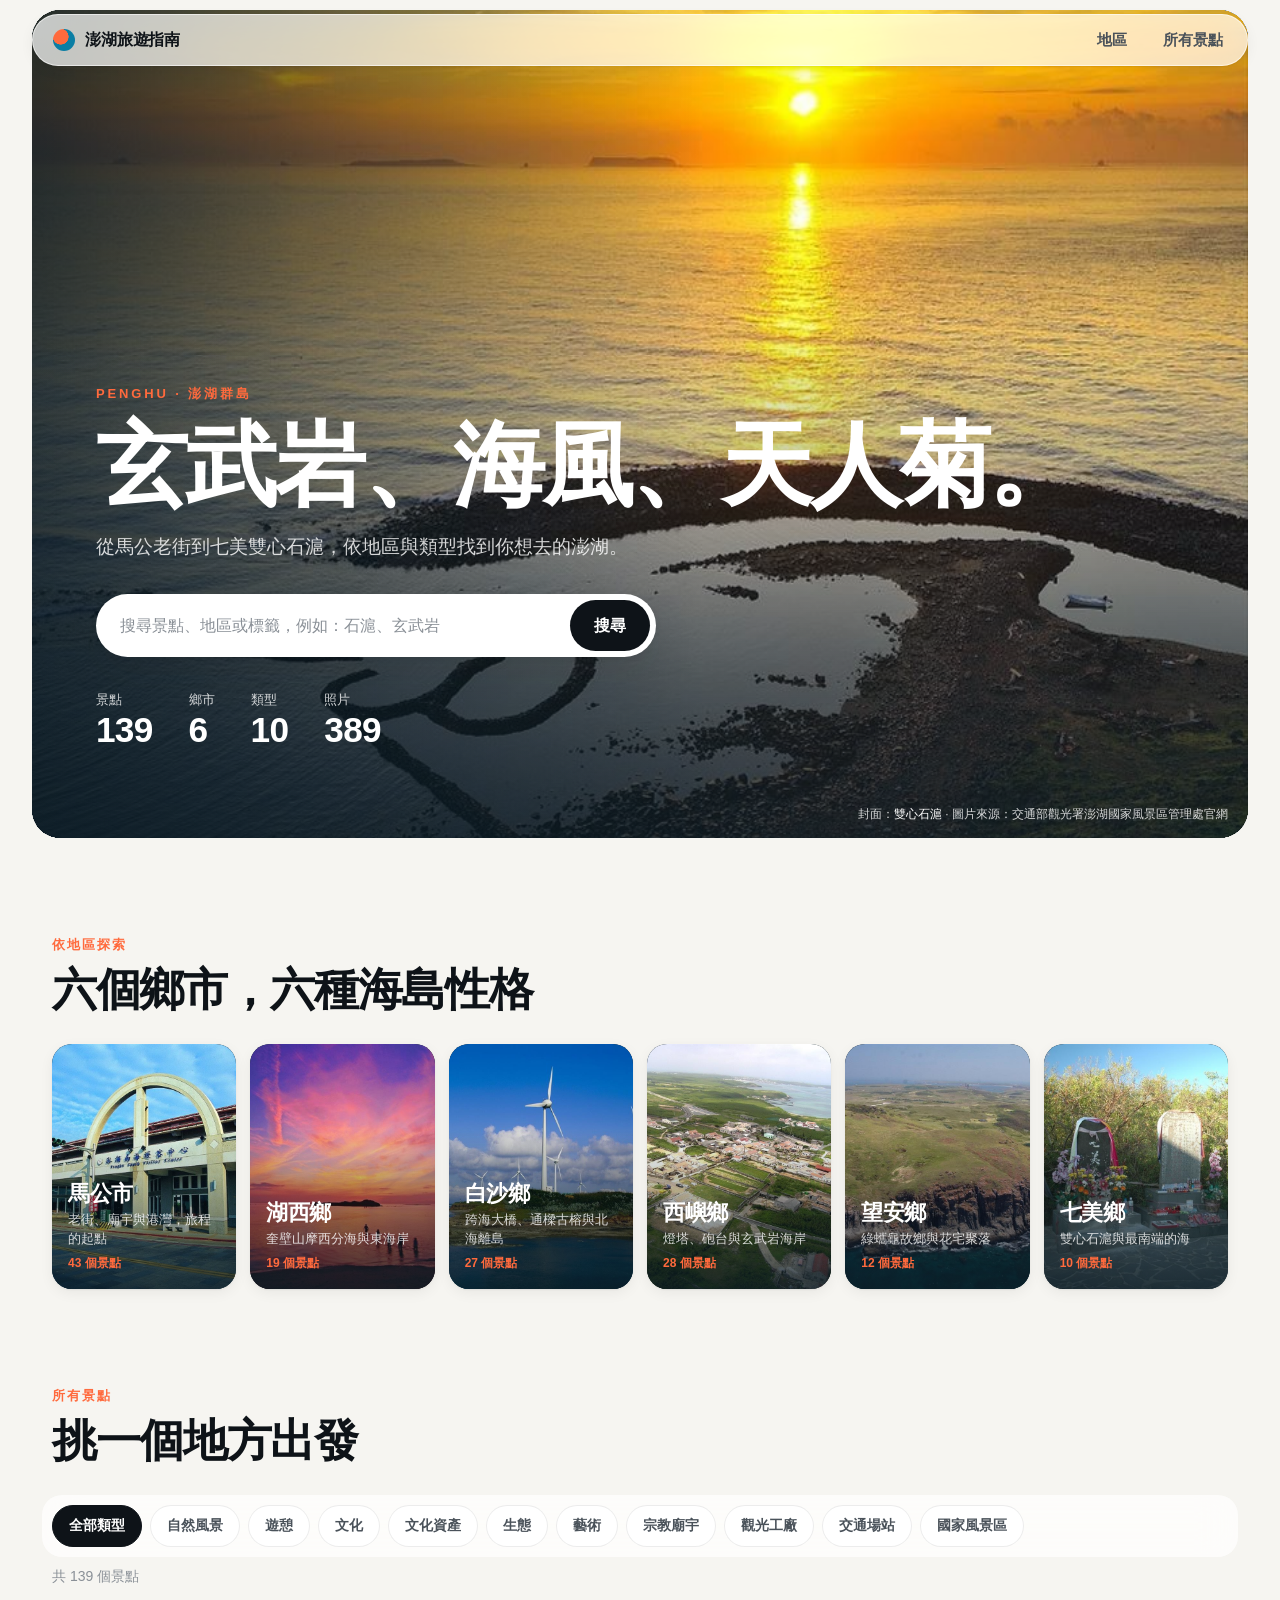
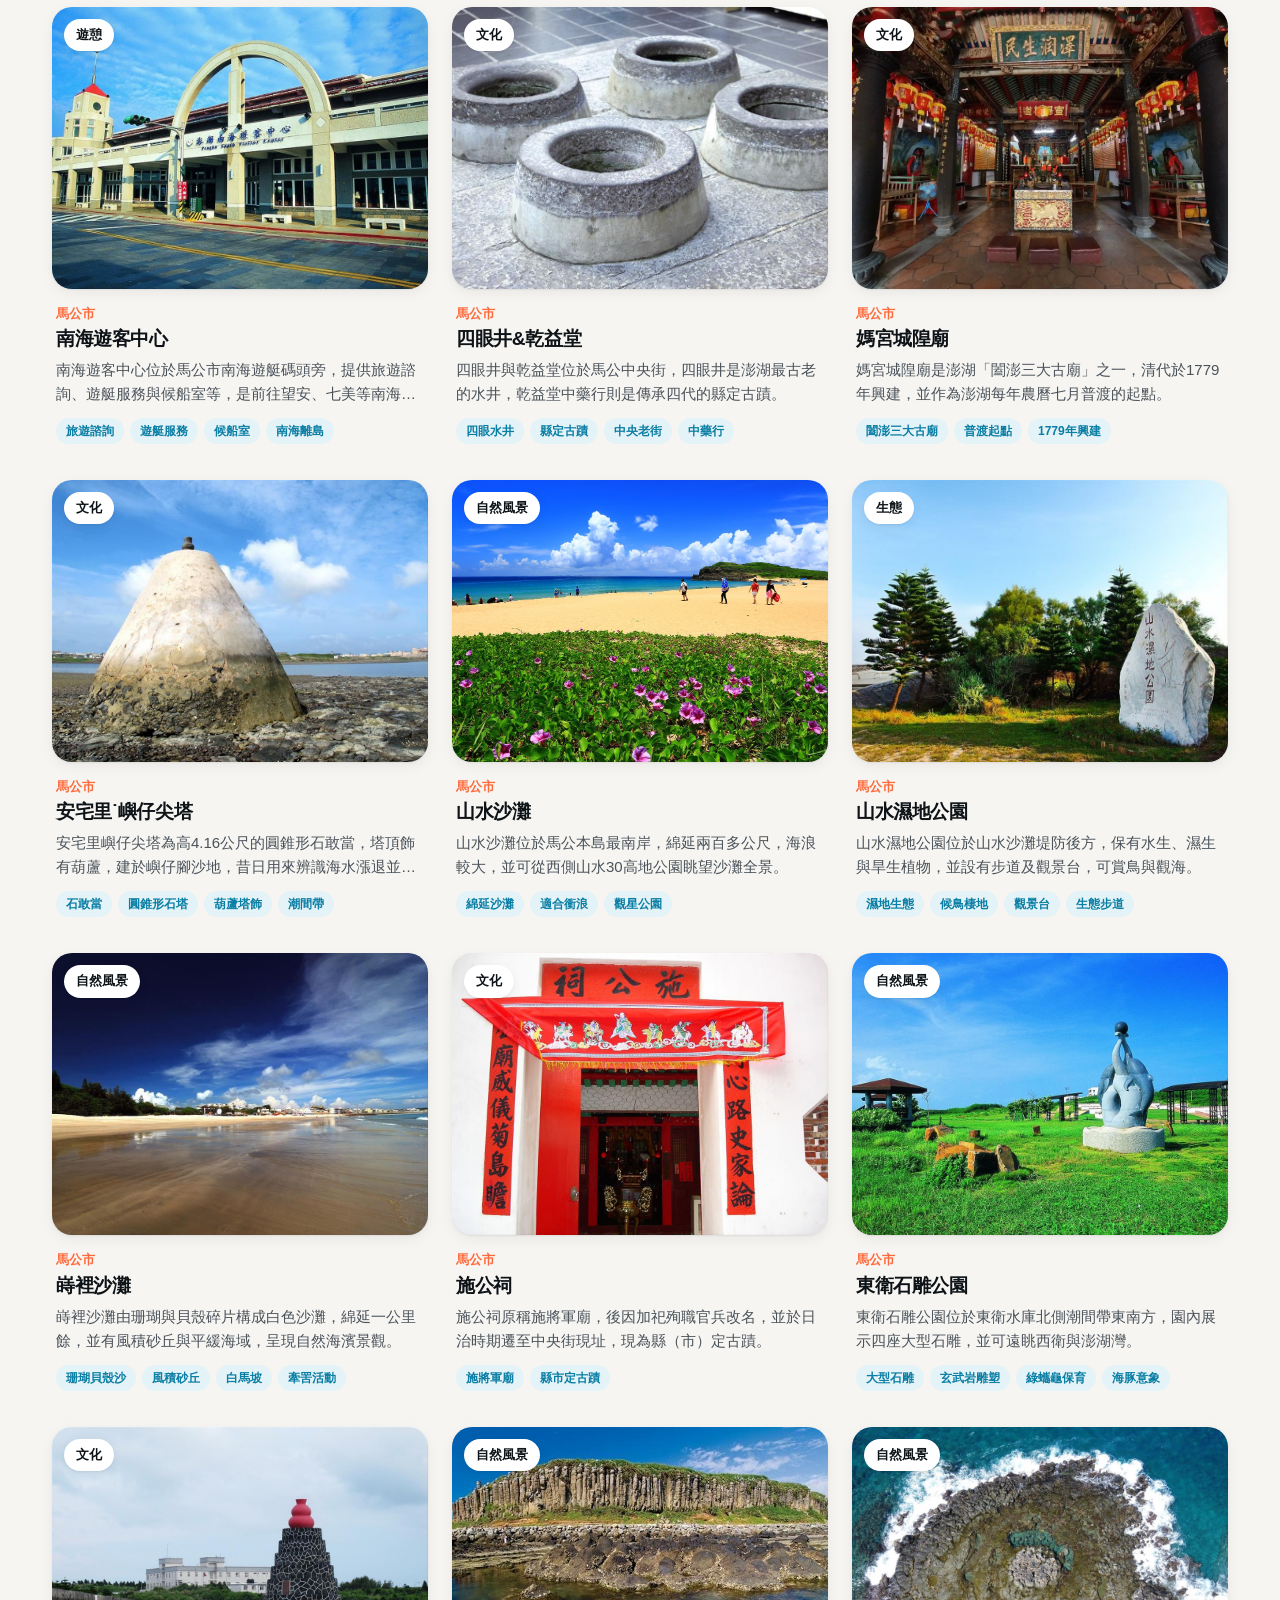
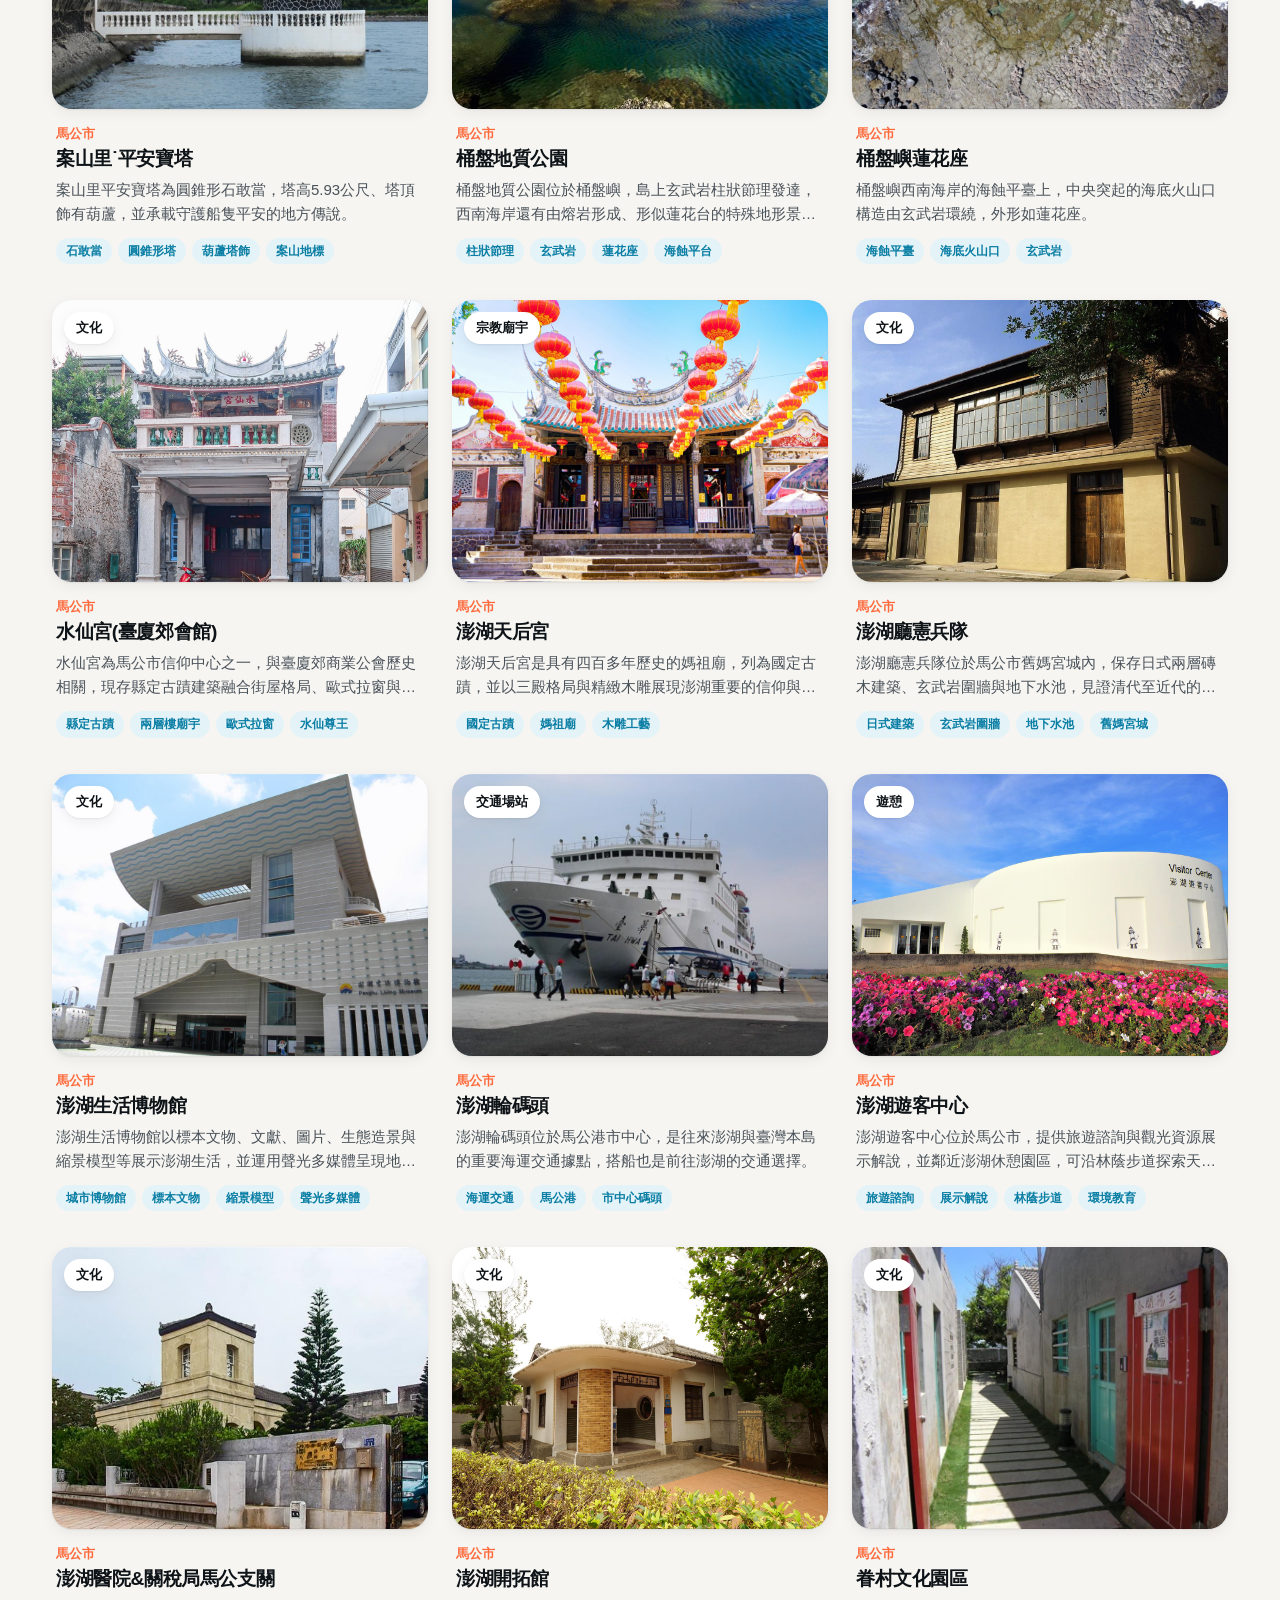
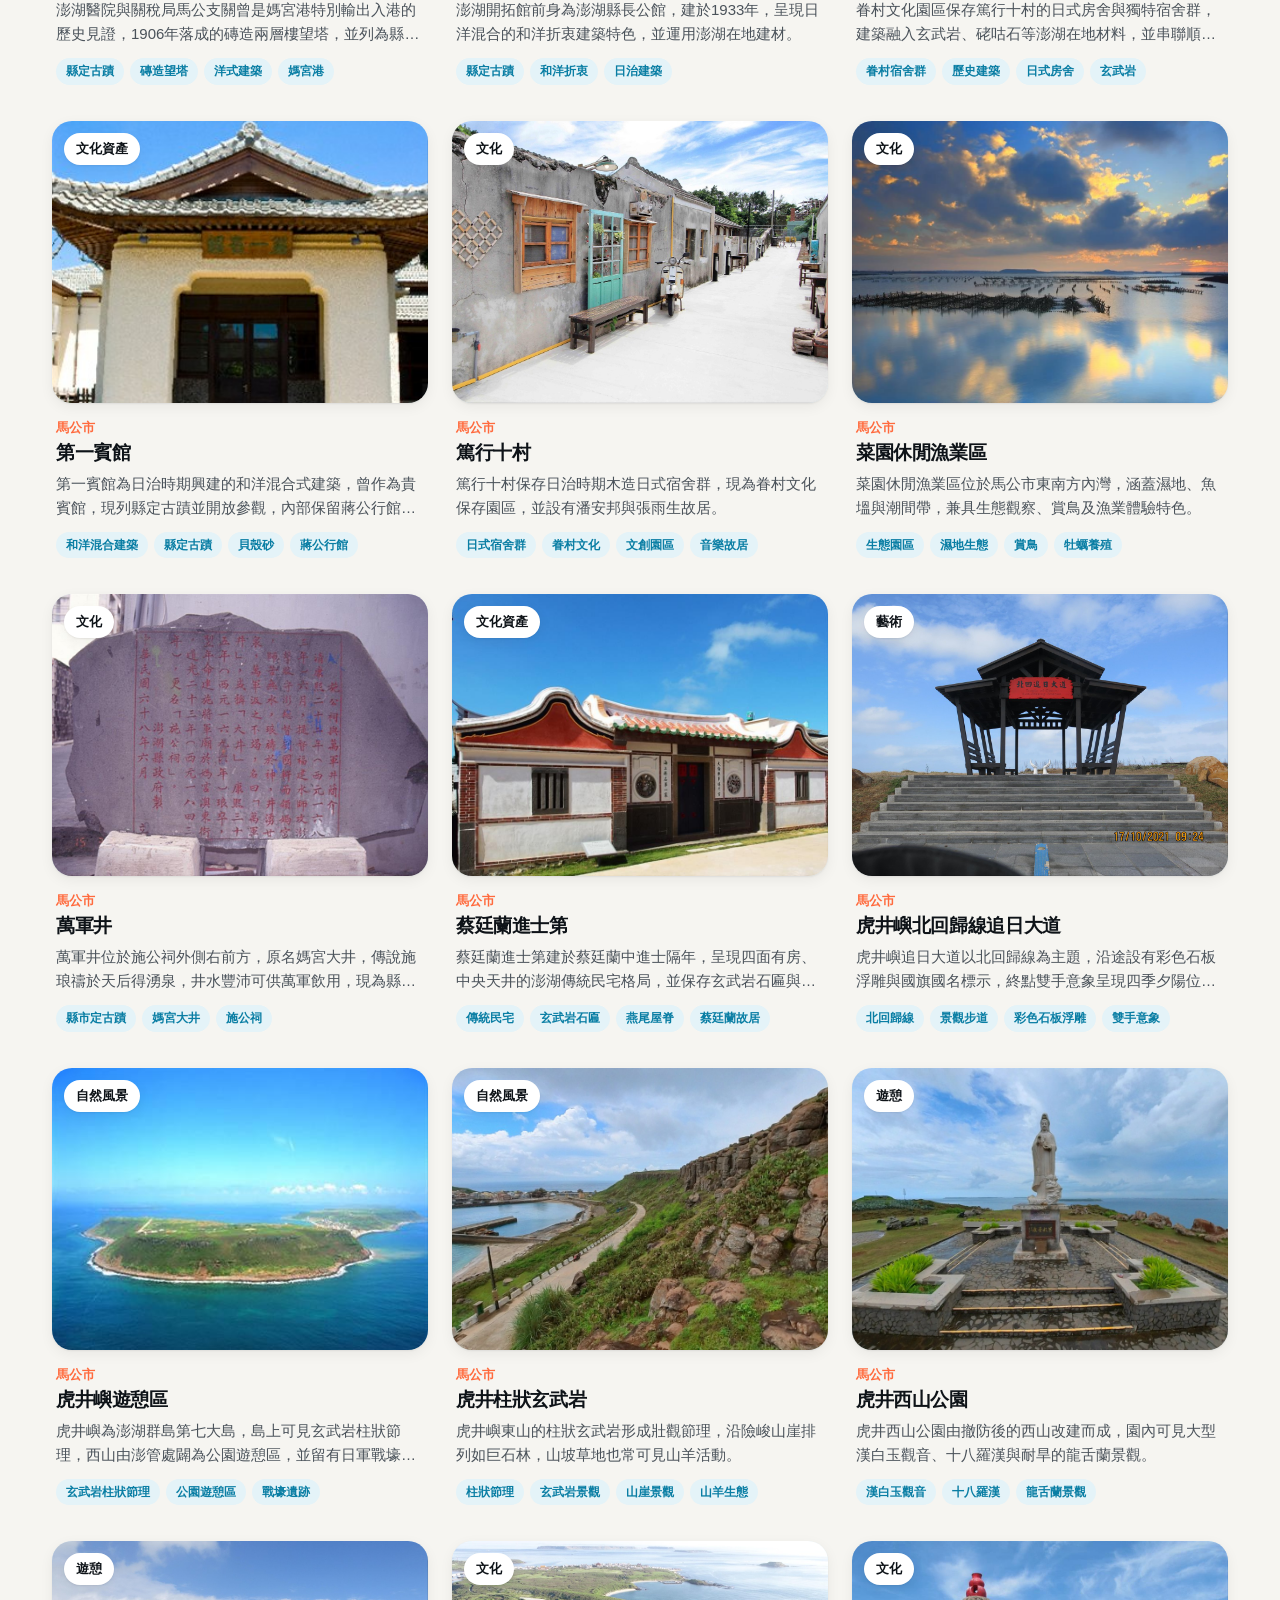
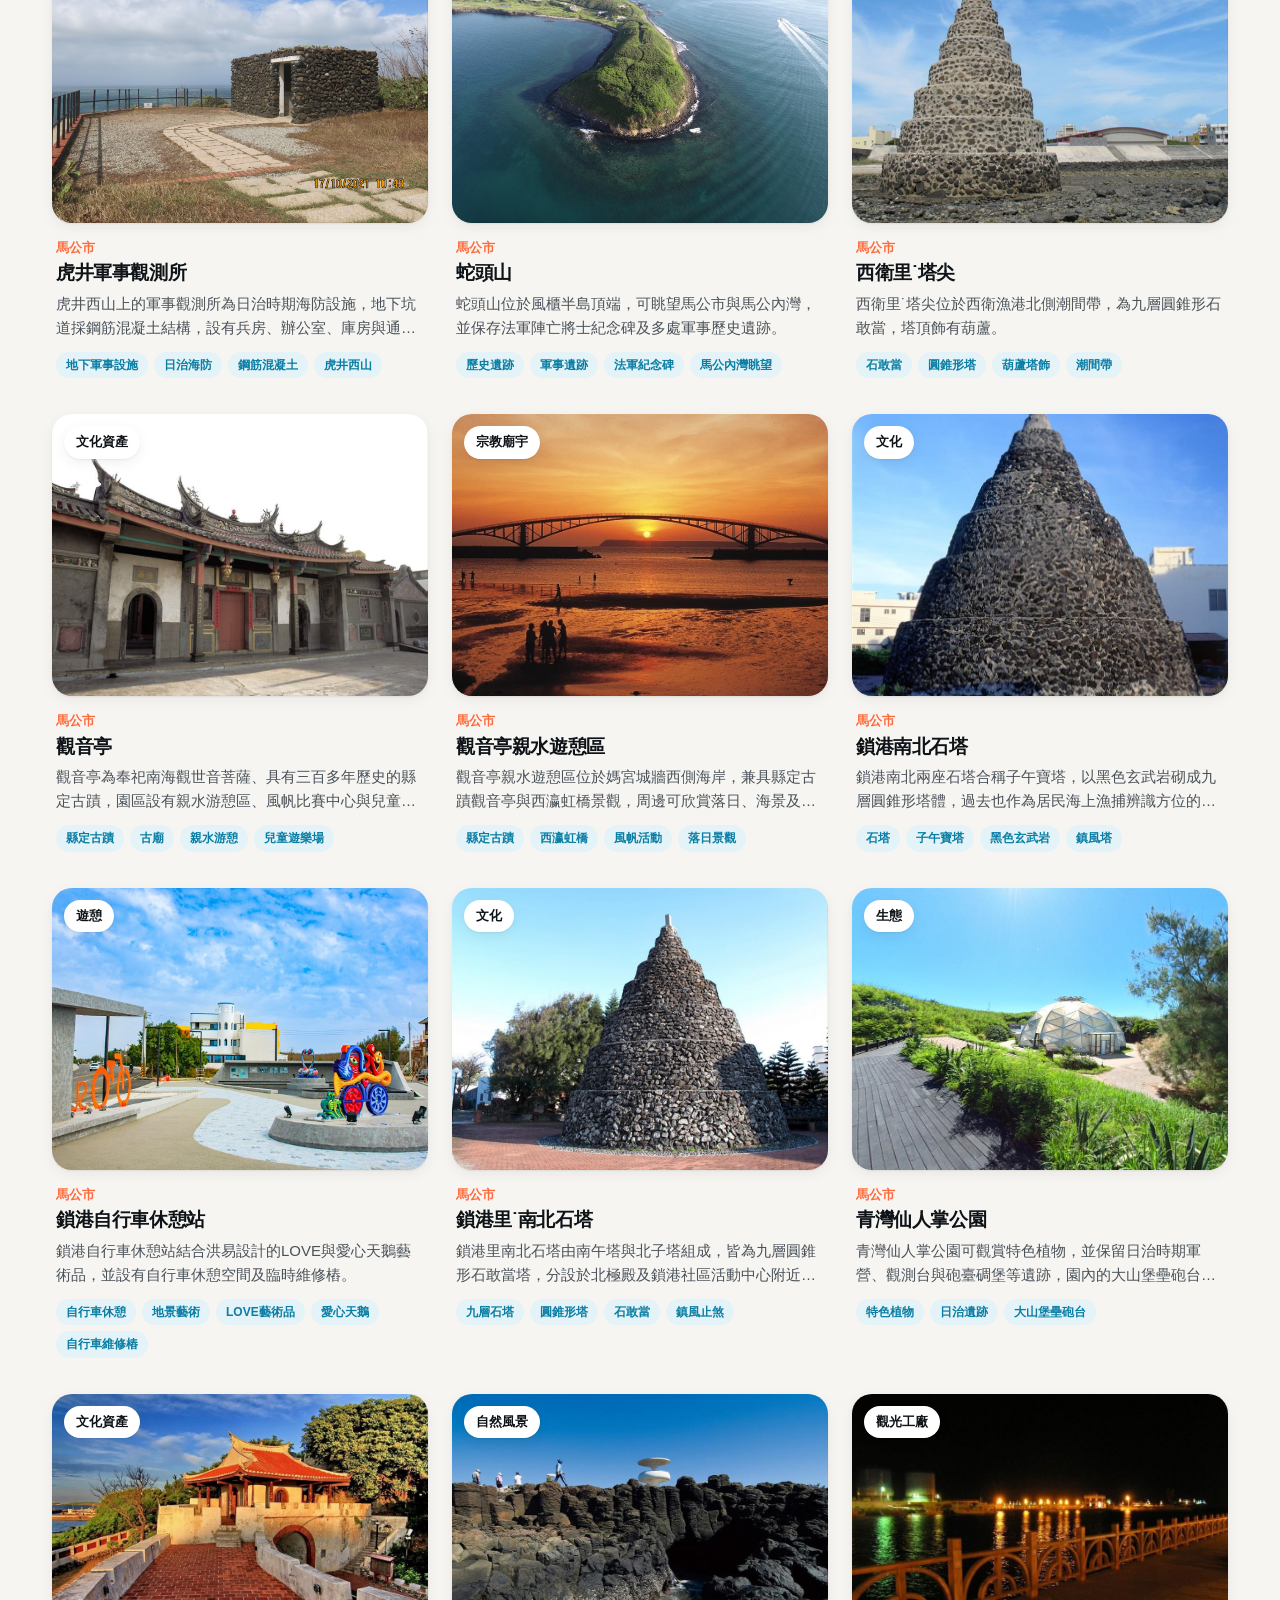
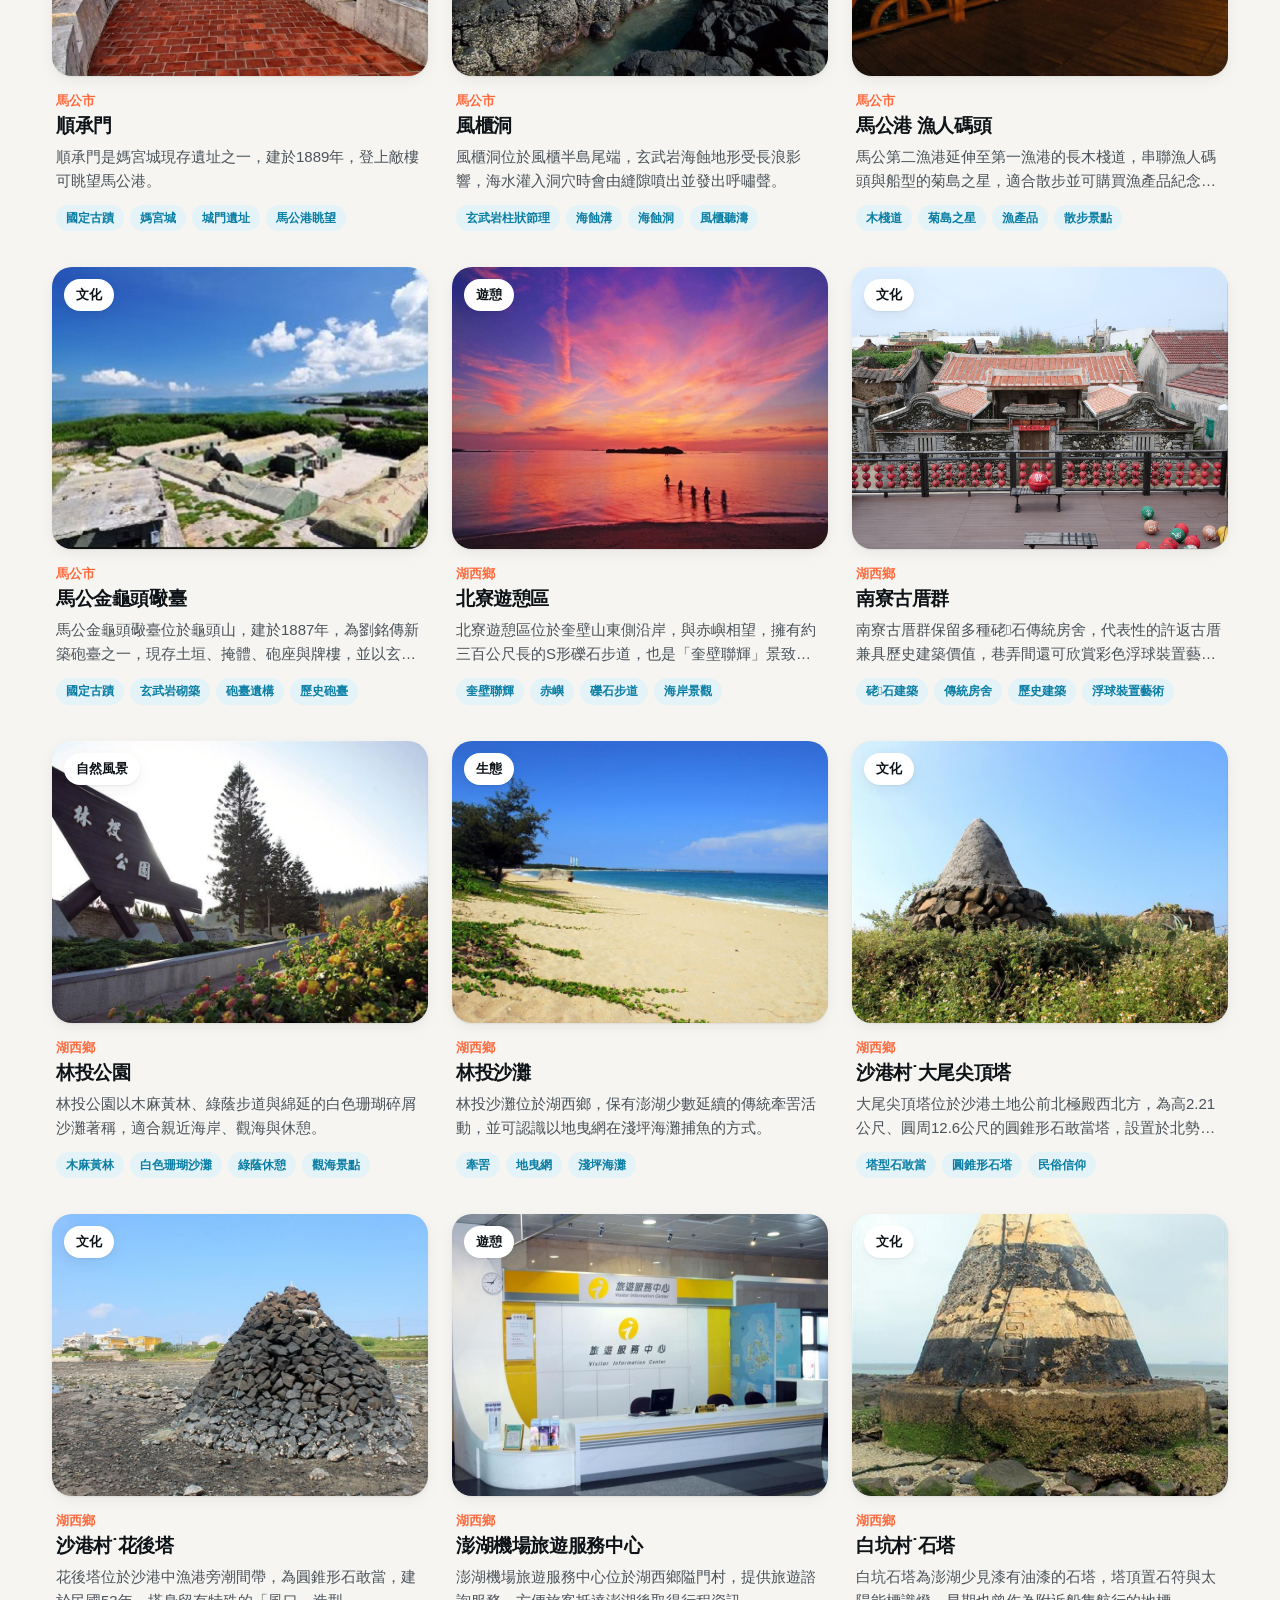
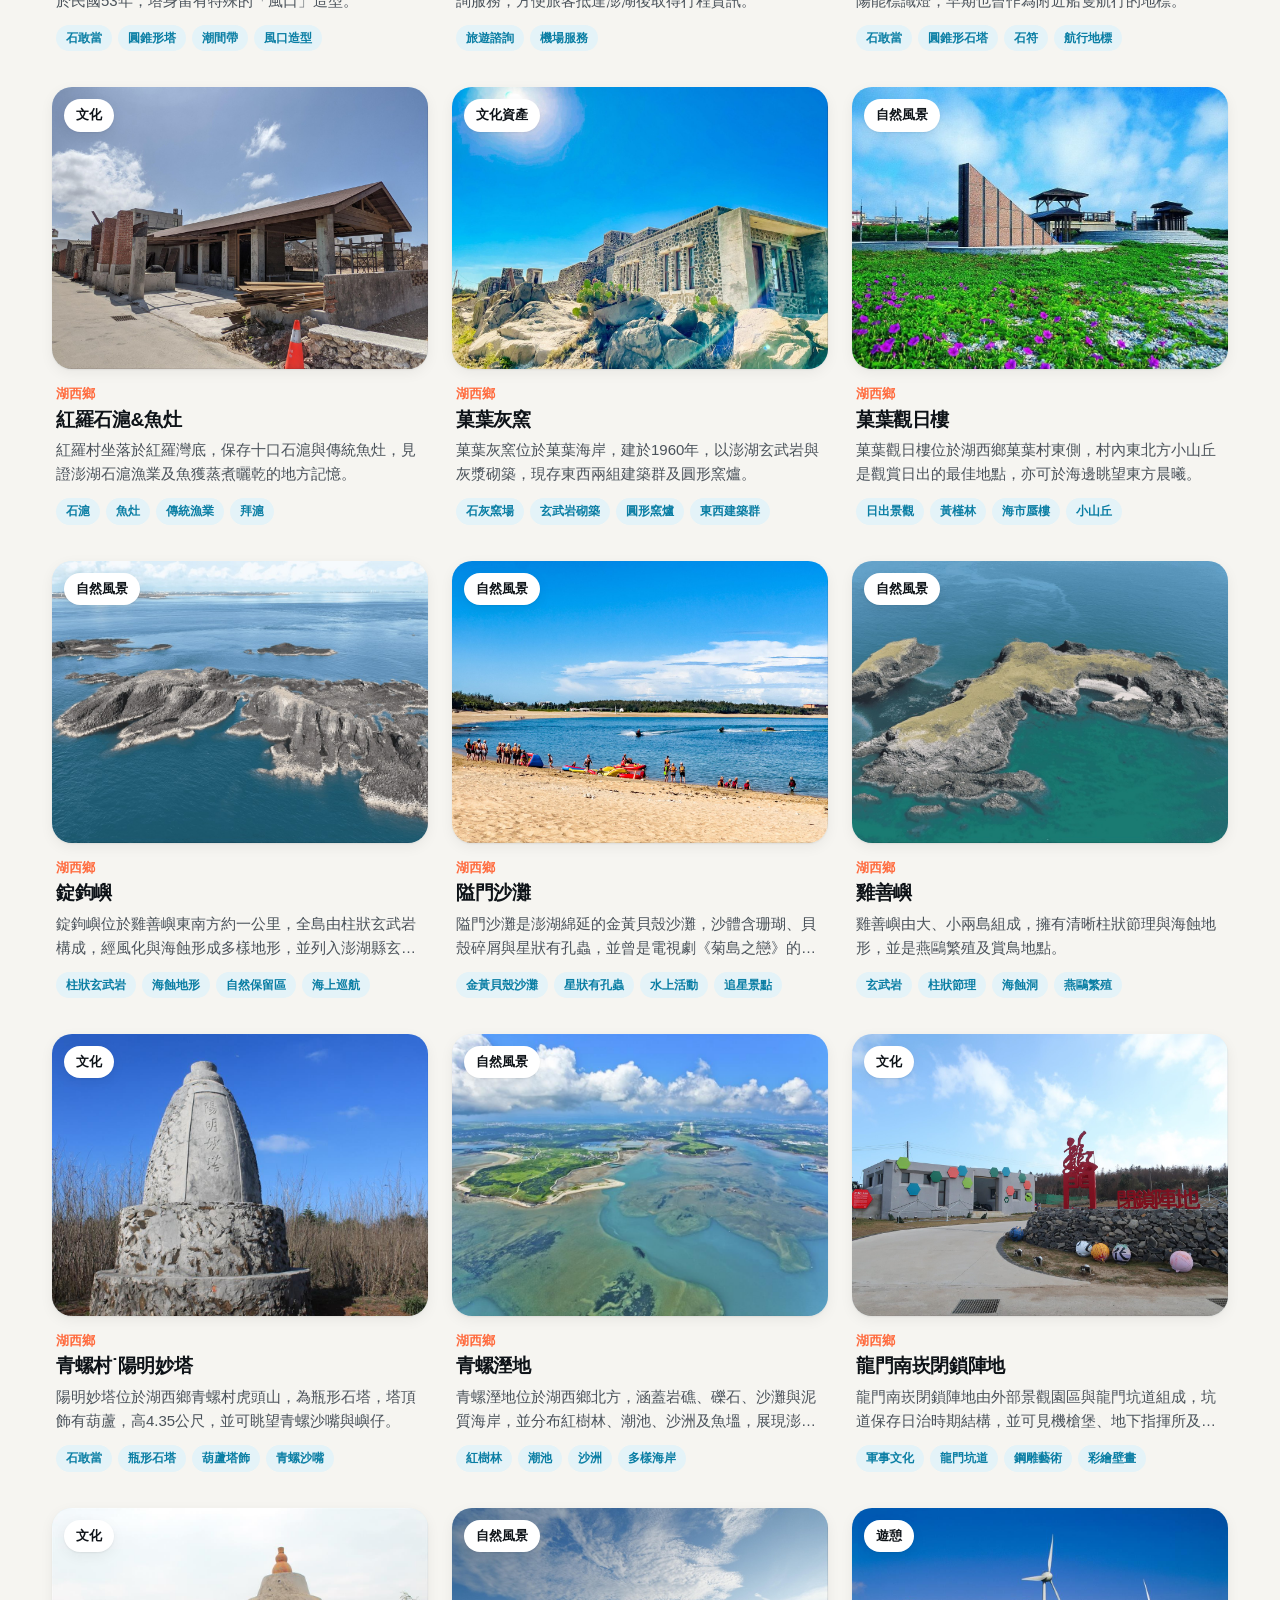
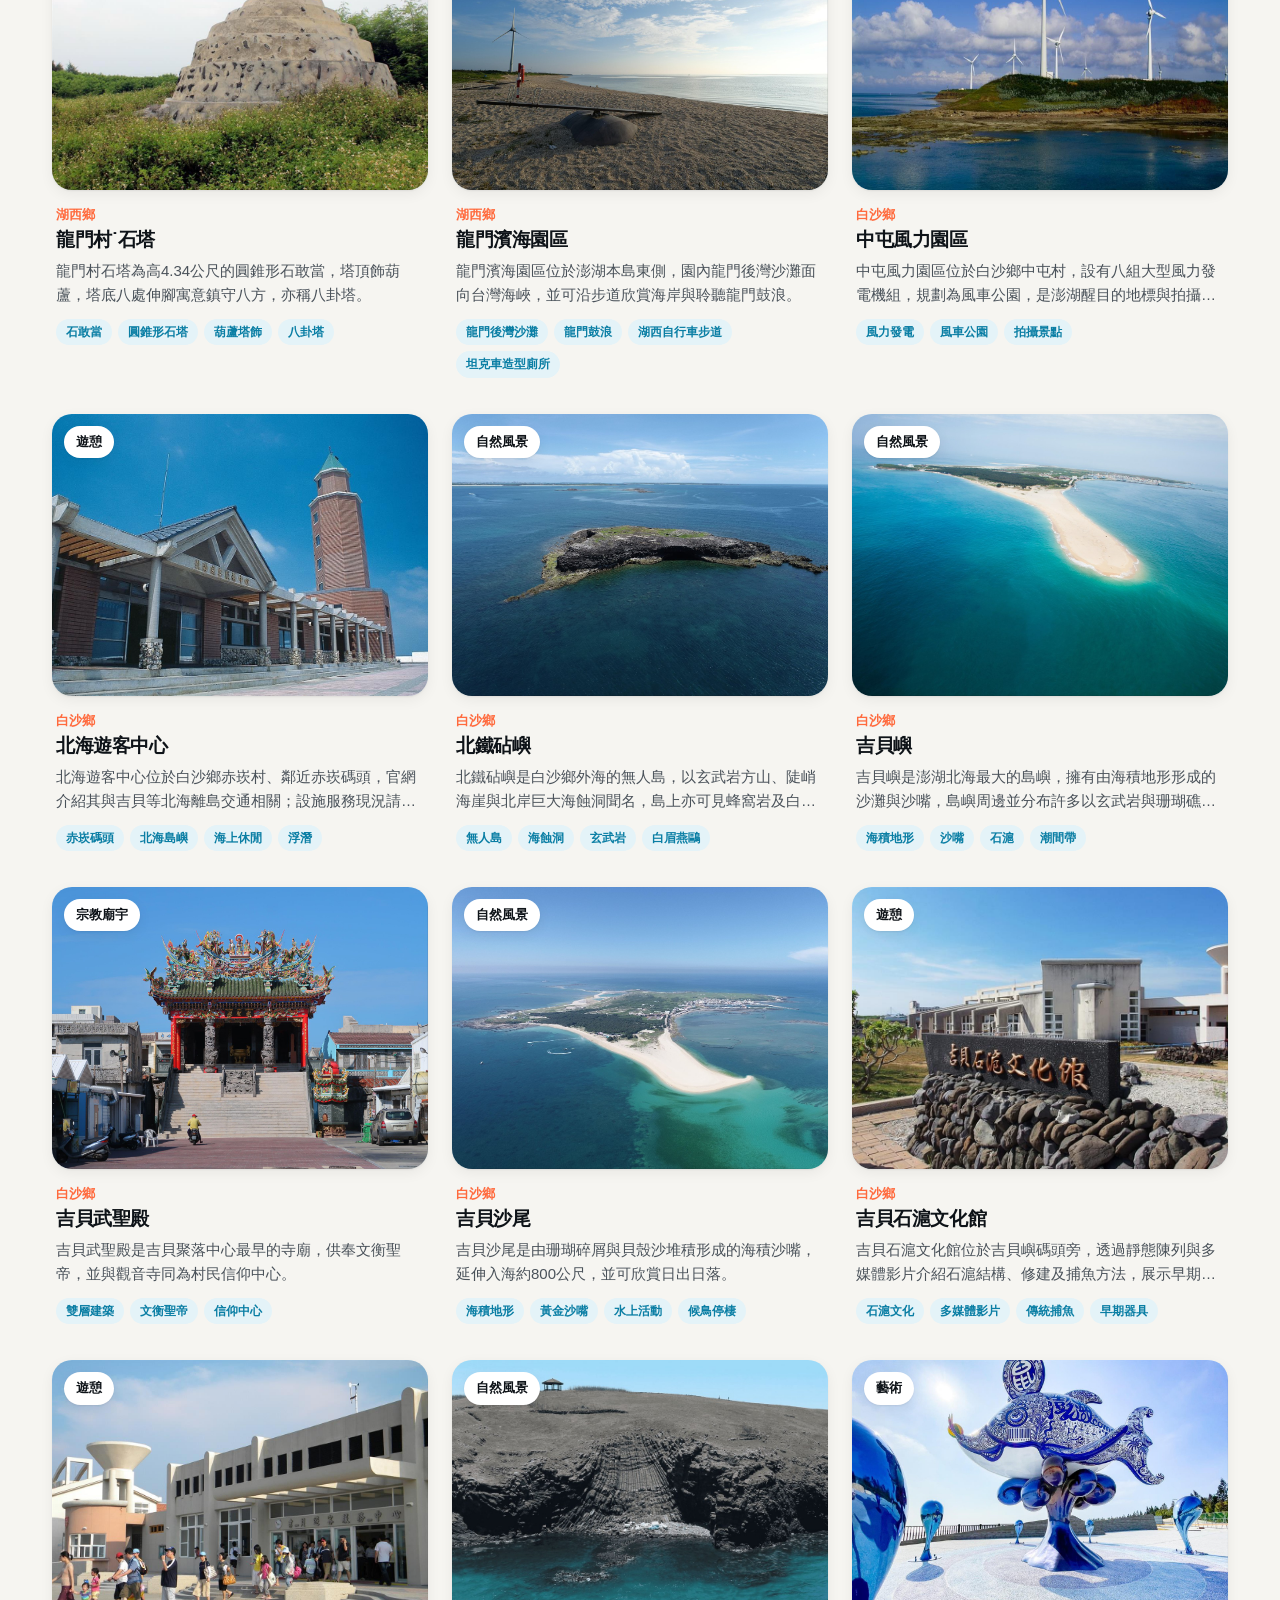
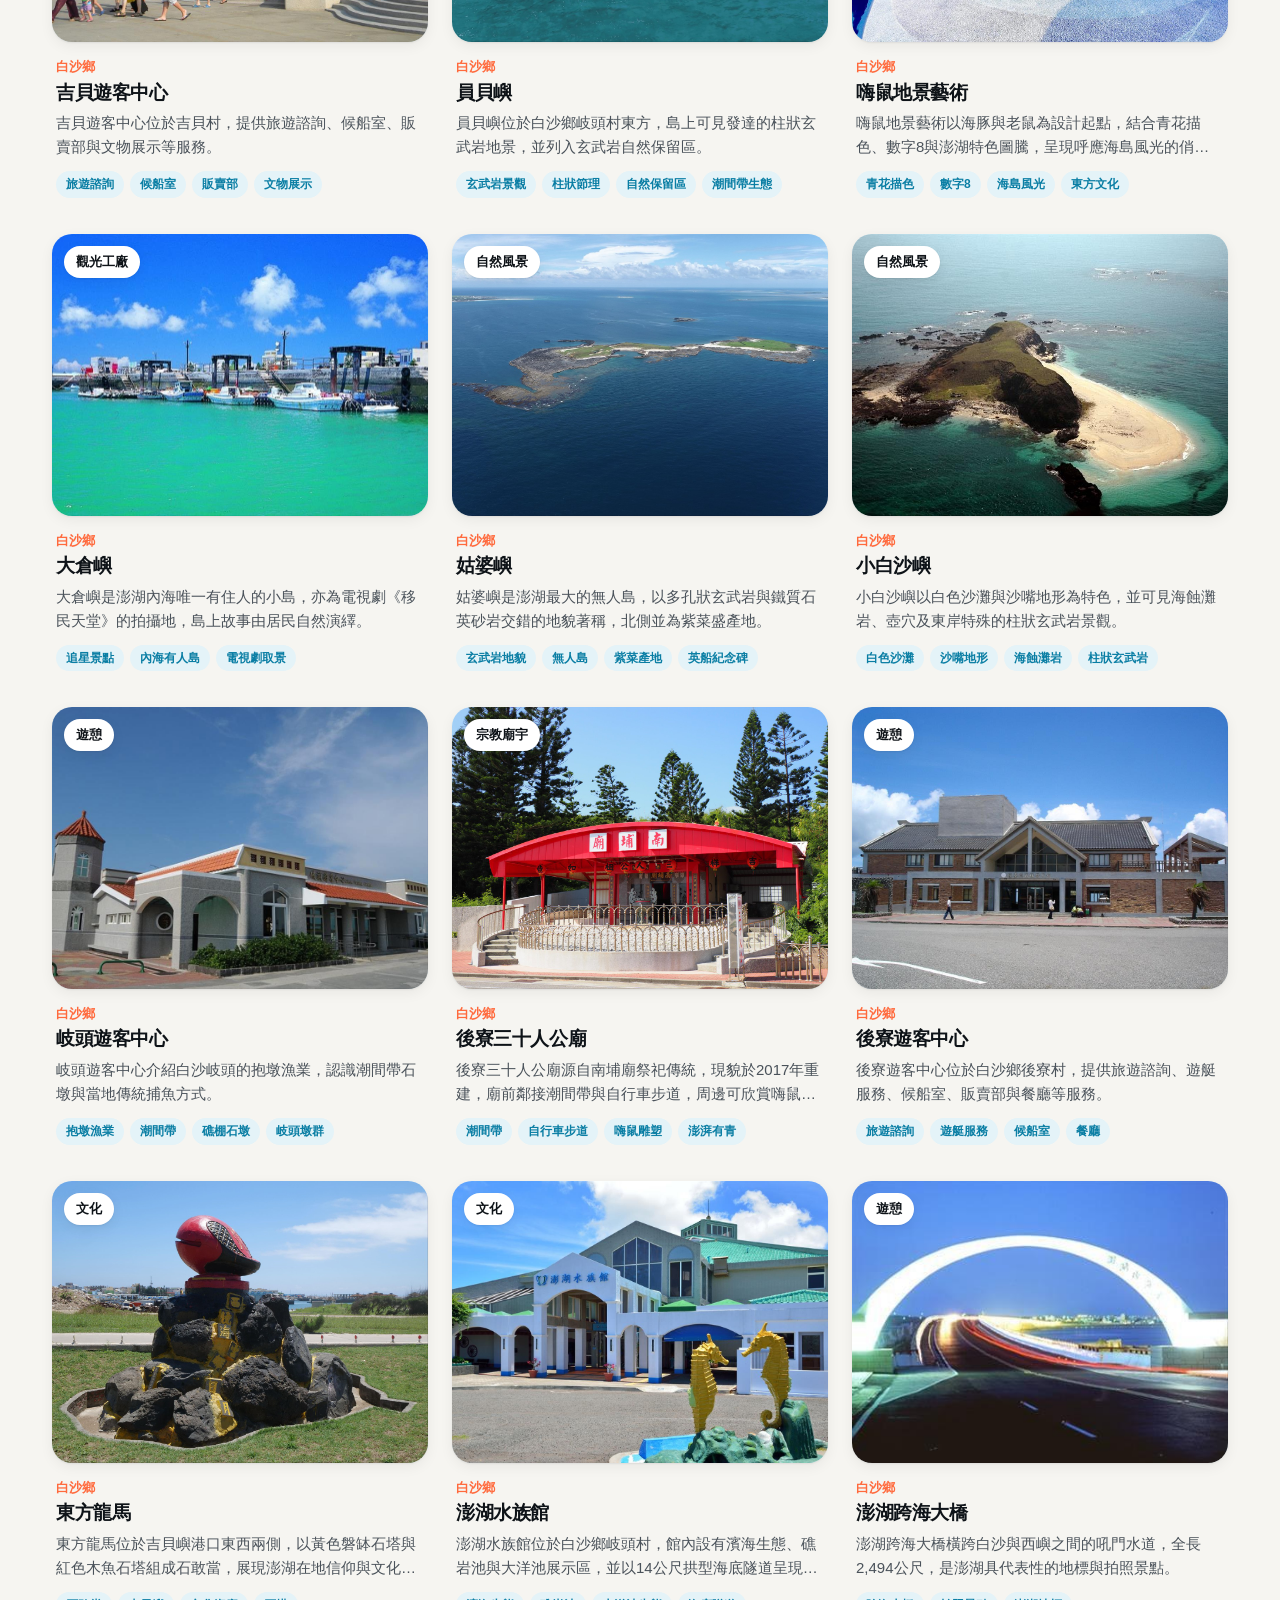
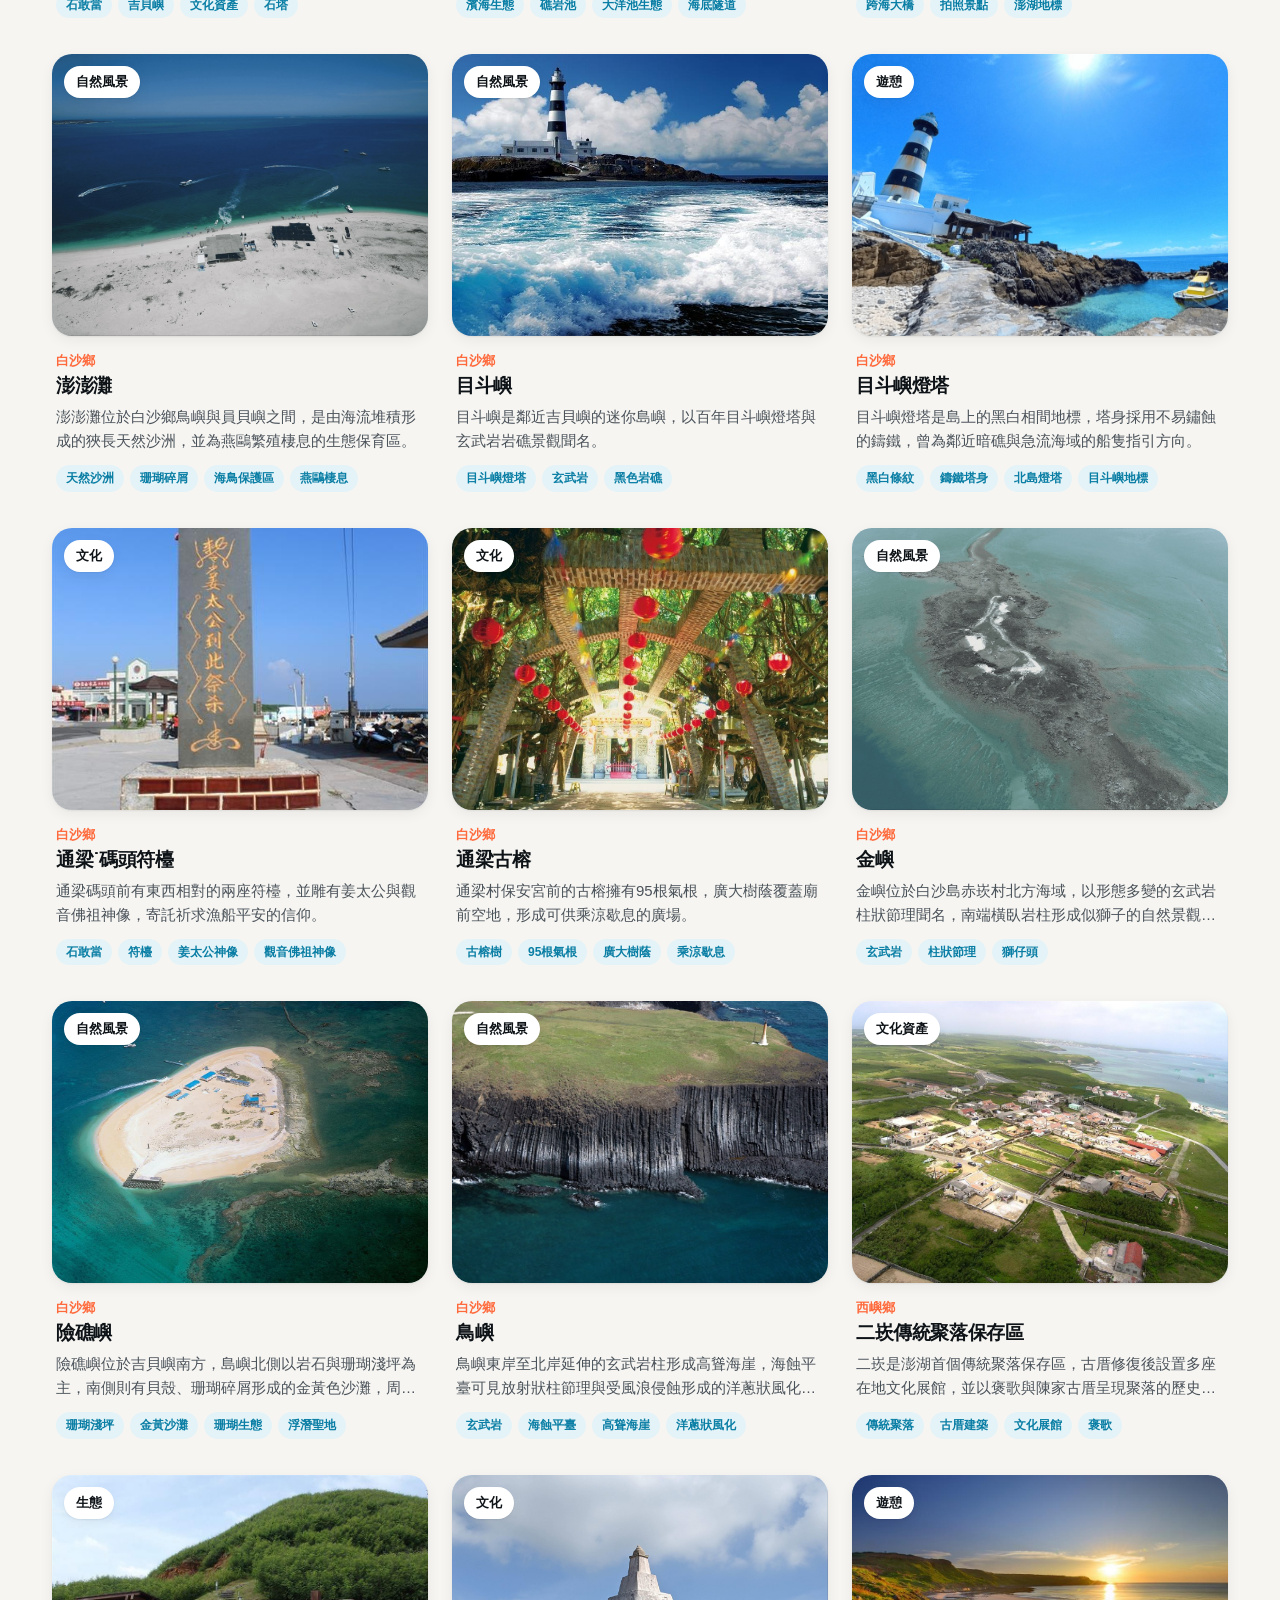
<file: index.html>
<!DOCTYPE html>
<html lang="zh-Hant">
<head>
  <meta charset="UTF-8">
  <meta name="viewport" content="width=device-width, initial-scale=1.0">
  <title>澎湖旅遊指南 | 玄武岩、海風、天人菊</title>
  <meta name="description" content="澎湖景點介紹站，依地區與類型探索澎湖六鄉市景點。資料與照片來源：交通部觀光署澎湖國家風景區管理處。">
  <link rel="stylesheet" href="assets/css/style.css">
</head>
<body class="page-home">
  <!-- 浮動頂欄（AGENTS.md §5 首頁結構） -->
  <header class="topbar">
    <nav class="topbar-inner" aria-label="主要導覽">
      <a class="brand" href="index.html"><span class="brand-mark" aria-hidden="true"></span>澎湖旅遊指南</a>
      <div class="topbar-links">
        <a class="topbar-link" href="#areas">地區</a>
        <a class="topbar-link" href="#places">所有景點</a>
      </div>
    </nav>
  </header>

  <main>
    <!-- 封面：雙心石滬滿版圖 + 標語 + 搜尋 + 即時統計 -->
    <section class="hero" id="hero">
      <div class="hero-media" id="hero-media"></div>
      <div class="hero-shade" aria-hidden="true"></div>
      <div class="hero-body">
        <p class="hero-kicker">PENGHU · 澎湖群島</p>
        <h1 class="hero-title">玄武岩、海風、天人菊。</h1>
        <p class="hero-lead">從馬公老街到七美雙心石滬，依地區與類型找到你想去的澎湖。</p>
        <form class="search" id="search-form" role="search">
          <label class="visually-hidden" for="search-input">搜尋景點</label>
          <input class="search-input" id="search-input" type="search" placeholder="搜尋景點、地區或標籤，例如：石滬、玄武岩" autocomplete="off">
          <button class="search-btn" type="submit">搜尋</button>
        </form>
        <dl class="hero-stats" id="hero-stats" aria-live="polite"></dl>
      </div>
      <p class="hero-credit" id="hero-credit"></p>
    </section>

    <!-- 依地區探索：六鄉市圖磚 -->
    <section class="section" id="areas">
      <div class="section-head">
        <p class="eyebrow">依地區探索</p>
        <h2 class="section-title">六個鄉市，六種海島性格</h2>
      </div>
      <div class="area-grid" id="area-grid"></div>
    </section>

    <!-- 所有景點：吸頂類型 chip 列 + 卡片 -->
    <section class="section" id="places">
      <div class="section-head">
        <p class="eyebrow">所有景點</p>
        <h2 class="section-title">挑一個地方出發</h2>
      </div>
      <div class="chip-bar" id="chip-bar" hidden></div>
      <p class="result-count" id="result-count" aria-live="polite"></p>
      <div class="card-grid" id="card-grid" aria-live="polite">
        <noscript><div class="empty-state"><p class="empty-state-title">本站需要啟用 JavaScript 才能瀏覽景點列表。</p></div></noscript>
      </div>
    </section>
  </main>

  <footer class="site-footer">
    <div class="footer-inner">
      <p class="footer-brand">澎湖旅遊指南</p>
      <p class="footer-text">景點資料與照片來源：<a href="https://www.penghu-nsa.gov.tw/" target="_blank" rel="noopener">交通部觀光署澎湖國家風景區管理處</a>。開放時間、票價、船班等資訊常有變動，出發前請至官網確認。</p>
    </div>
  </footer>

  <script src="assets/js/main.js"></script>
</body>
</html>
</file>
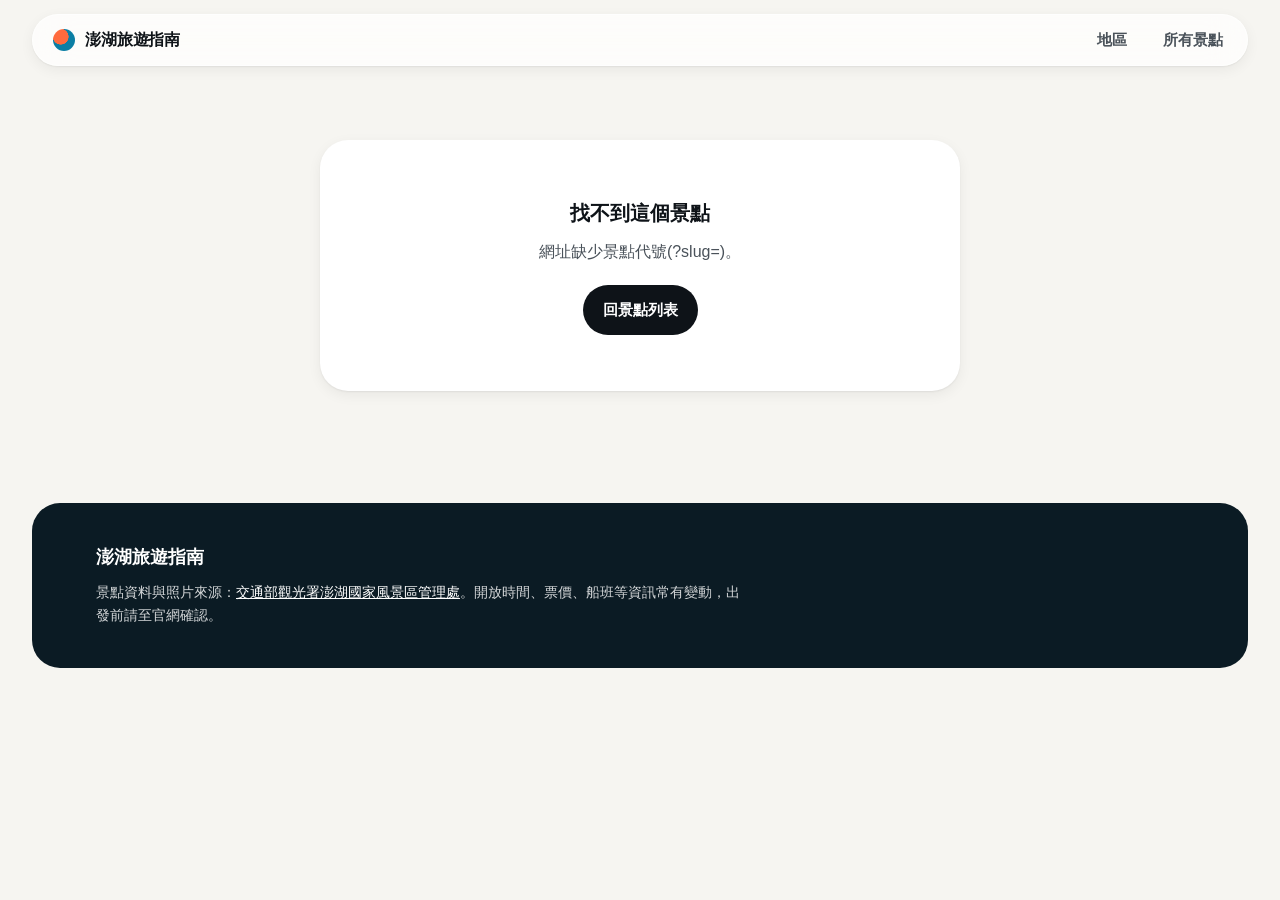
<file: place.html>
<!DOCTYPE html>
<html lang="zh-Hant">
<head>
  <meta charset="UTF-8">
  <meta name="viewport" content="width=device-width, initial-scale=1.0">
  <title>景點介紹 | 澎湖旅遊指南</title>
  <meta name="description" content="澎湖景點介紹。資料與照片來源：交通部觀光署澎湖國家風景區管理處。">
  <link rel="stylesheet" href="assets/css/style.css">
</head>
<body class="page-place">
  <header class="topbar">
    <nav class="topbar-inner" aria-label="主要導覽">
      <a class="brand" href="index.html"><span class="brand-mark" aria-hidden="true"></span>澎湖旅遊指南</a>
      <div class="topbar-links">
        <a class="topbar-link" href="index.html#areas">地區</a>
        <a class="topbar-link" href="index.html#places">所有景點</a>
      </div>
    </nav>
  </header>

  <main id="place-root" aria-live="polite">
    <!-- 景點詳情由 assets/js/place.js 依 ?slug= 動態渲染（AGENTS.md §5 詳情頁結構） -->
    <noscript><div class="empty-state"><p class="empty-state-title">本站需要啟用 JavaScript 才能瀏覽景點介紹。</p></div></noscript>
  </main>

  <footer class="site-footer">
    <div class="footer-inner">
      <p class="footer-brand">澎湖旅遊指南</p>
      <p class="footer-text">景點資料與照片來源：<a href="https://www.penghu-nsa.gov.tw/" target="_blank" rel="noopener">交通部觀光署澎湖國家風景區管理處</a>。開放時間、票價、船班等資訊常有變動，出發前請至官網確認。</p>
    </div>
  </footer>

  <!-- 相簿燈箱(T13):點相簿縮圖開啟;由 assets/js/place.js 控制(AGENTS.md §5) -->
  <div class="lightbox" id="lightbox" role="dialog" aria-modal="true" aria-label="照片檢視" hidden>
    <div class="lightbox-stage" id="lightbox-stage">
      <img class="lightbox-img" id="lightbox-img" alt="" draggable="false">
    </div>
    <button type="button" class="lightbox-btn lightbox-close" id="lightbox-close" aria-label="關閉(Esc)">✕</button>
    <button type="button" class="lightbox-btn lightbox-nav lightbox-prev" id="lightbox-prev" aria-label="上一張(←)">‹</button>
    <button type="button" class="lightbox-btn lightbox-nav lightbox-next" id="lightbox-next" aria-label="下一張(→)">›</button>
    <div class="lightbox-bar">
      <p class="lightbox-count" id="lightbox-count" aria-live="polite"></p>
      <div class="lightbox-tools" role="group" aria-label="縮放">
        <button type="button" class="lightbox-btn lightbox-zoom-out" id="lightbox-zoom-out" aria-label="縮小(-)">−</button>
        <button type="button" class="lightbox-zoom-level" id="lightbox-zoom-level" aria-label="重設為原始大小(0)">100%</button>
        <button type="button" class="lightbox-btn lightbox-zoom-in" id="lightbox-zoom-in" aria-label="放大(+)">+</button>
      </div>
      <p class="lightbox-credit" id="lightbox-credit"></p>
    </div>
  </div>

  <script src="assets/js/place.js"></script>
</body>
</html>
</file>
<file: assets/css/style.css>
/* ==========================================================================
   style.css — 澎湖旅遊指南 唯一樣式檔(第二階段,規範見 AGENTS.md §5)
   現代、照片優先:Apple 式浮動導覽 / Airbnb 式照片卡片 / 雜誌式滿版封面
   規則:色彩只用下方 CSS 變數,不寫死色碼;不載外部字型;不用框架與 CDN。
   ========================================================================== */

:root {
  /* 色彩(AGENTS.md §5 色彩表) */
  --bg: #F6F5F1;
  --surface: #FFFFFF;
  --ink: #0E1318;
  --ink-2: #4A525A;
  --ink-3: #8A9097;
  --night: #0B1B24;
  --accent: #FF6A3D;
  --sea: #0A7EA4;
  --sea-soft: #E4F3F8;

  /* 衍生色(透明度,一樣集中在這裡) */
  --line: rgba(14, 19, 24, 0.08);
  --glass: rgba(255, 255, 255, 0.72);
  --glass-line: rgba(255, 255, 255, 0.6);
  --on-photo: #FFFFFF;
  --on-photo-2: rgba(255, 255, 255, 0.82);
  --shade-strong: rgba(11, 27, 36, 0.78);
  --shade-clear: rgba(11, 27, 36, 0);
  --shadow-sm: 0 1px 2px rgba(14, 19, 24, 0.06), 0 4px 14px rgba(14, 19, 24, 0.06);
  --shadow-lg: 0 2px 6px rgba(14, 19, 24, 0.06), 0 18px 40px rgba(14, 19, 24, 0.14);
  --accent-soft: rgba(255, 106, 61, 0.1);
  --lightbox-bg: rgba(11, 27, 36, 0.94);
  --lightbox-btn: rgba(255, 255, 255, 0.14);
  --lightbox-btn-hover: rgba(255, 255, 255, 0.26);

  /* 字型、形狀、動態 */
  --font: -apple-system, BlinkMacSystemFont, "SF Pro Text", "SF Pro", "Segoe UI", "PingFang TC", "Noto Sans TC", "Microsoft JhengHei", "微軟正黑體", sans-serif;
  --r-xl: 28px;
  --r-lg: 20px;
  --r-md: 14px;
  --r-pill: 999px;
  --max: 1240px;
  --gutter: clamp(16px, 4vw, 32px);
  --ease: cubic-bezier(0.2, 0.7, 0.2, 1);
  --topbar-h: 64px;
}

/* ---------- 基礎 ---------- */

*, *::before, *::after { box-sizing: border-box; }

html { scroll-behavior: smooth; scroll-padding-top: calc(var(--topbar-h) + 24px); }

body {
  margin: 0;
  background: var(--bg);
  color: var(--ink);
  font-family: var(--font);
  font-size: 16px;
  line-height: 1.7;
  -webkit-font-smoothing: antialiased;
  text-rendering: optimizeLegibility;
}

img { display: block; max-width: 100%; }
a { color: var(--sea); text-decoration: none; }
a:hover { text-decoration: underline; }
button { font: inherit; color: inherit; cursor: pointer; }
:focus-visible { outline: 3px solid var(--accent); outline-offset: 3px; }

h1, h2, h3 { font-weight: 800; letter-spacing: -0.02em; line-height: 1.15; margin: 0; }

.visually-hidden {
  position: absolute; width: 1px; height: 1px; padding: 0; margin: -1px;
  overflow: hidden; clip: rect(0 0 0 0); white-space: nowrap; border: 0;
}

main { display: block; }

/* ---------- 浮動頂欄(Apple 式膠囊 + 毛玻璃) ---------- */

.topbar {
  position: fixed;
  top: 14px; left: 0; right: 0;
  z-index: 50;
  padding: 0 var(--gutter);
  pointer-events: none;
}

.topbar-inner {
  pointer-events: auto;
  max-width: var(--max);
  margin: 0 auto;
  height: 52px;
  display: flex;
  align-items: center;
  justify-content: space-between;
  gap: 12px;
  padding: 0 8px 0 20px;
  background: var(--glass);
  -webkit-backdrop-filter: saturate(180%) blur(18px);
  backdrop-filter: saturate(180%) blur(18px);
  border: 1px solid var(--glass-line);
  border-radius: var(--r-pill);
  box-shadow: var(--shadow-sm);
}

.brand {
  display: inline-flex; align-items: center; gap: 10px;
  color: var(--ink); font-weight: 800; letter-spacing: -0.01em; white-space: nowrap;
}
.brand:hover { text-decoration: none; }
.brand-mark {
  width: 22px; height: 22px; border-radius: 50%;
  background: radial-gradient(circle at 35% 35%, var(--accent) 0 38%, var(--sea) 40% 100%);
}

.topbar-links { display: flex; gap: 4px; }
.topbar-link {
  color: var(--ink-2); font-size: 15px; font-weight: 600;
  padding: 8px 16px; border-radius: var(--r-pill);
  transition: background 0.25s var(--ease), color 0.25s var(--ease);
}
.topbar-link:hover { background: var(--line); color: var(--ink); text-decoration: none; }

/* ---------- 首頁封面(雜誌式滿版) ---------- */

.hero {
  position: relative;
  margin: 10px var(--gutter) 0;
  min-height: min(92vh, 860px);
  border-radius: var(--r-xl);
  overflow: hidden;
  background: var(--night);
  color: var(--on-photo);
  display: flex;
  align-items: flex-end;
}
.hero-media, .hero-shade { position: absolute; inset: 0; }
.hero-img { width: 100%; height: 100%; object-fit: cover; animation: hero-zoom 18s var(--ease) both; }
@keyframes hero-zoom { from { transform: scale(1.08); } to { transform: scale(1); } }
.hero-shade {
  background:
    linear-gradient(to top, var(--shade-strong) 0%, var(--shade-clear) 62%),
    linear-gradient(to right, var(--shade-strong) 0%, var(--shade-clear) 55%);
}
.hero-body {
  position: relative;
  width: 100%;
  max-width: var(--max);
  margin: 0 auto;
  padding: 140px clamp(24px, 5vw, 64px) clamp(56px, 7vw, 88px);
}
.hero-kicker {
  margin: 0 0 14px; font-size: 13px; font-weight: 700; letter-spacing: 0.22em; color: var(--accent);
}
.hero-title {
  font-size: clamp(2.8rem, 7.2vw, 6rem);
  letter-spacing: -0.03em;
  line-height: 1.02;
  max-width: 11em;
}
.hero-lead {
  margin: 18px 0 0; max-width: 34em;
  font-size: clamp(1rem, 1.6vw, 1.2rem); color: var(--on-photo-2);
}

.search {
  margin-top: 30px;
  display: flex; gap: 6px;
  max-width: 560px;
  padding: 6px;
  background: var(--surface);
  border-radius: var(--r-pill);
  box-shadow: var(--shadow-lg);
}
.search-input {
  flex: 1; min-width: 0;
  border: 0; outline: 0; background: transparent;
  padding: 0 18px; font: inherit; font-size: 16px; color: var(--ink);
}
.search-input::placeholder { color: var(--ink-3); }
.search-btn {
  border: 0; border-radius: var(--r-pill);
  background: var(--ink); color: var(--surface);
  font-weight: 700; padding: 12px 24px;
  transition: background 0.25s var(--ease);
}
.search-btn:hover { background: var(--accent); }

.hero-stats { display: flex; flex-wrap: wrap; gap: 10px 36px; margin: 32px 0 0; }
.stat { margin: 0; }
.stat-value { margin: 0; font-size: clamp(1.6rem, 3vw, 2.2rem); font-weight: 800; letter-spacing: -0.02em; line-height: 1.1; }
.stat-label { font-size: 13px; color: var(--on-photo-2); order: 2; }
.stat { display: flex; flex-direction: column-reverse; }

.hero-credit {
  position: absolute; right: 20px; bottom: 14px; margin: 0;
  font-size: 12px; color: var(--on-photo-2);
}
.hero-credit a { color: var(--on-photo); }

/* ---------- 區塊共用 ---------- */

.section { max-width: var(--max); margin: 0 auto; padding: clamp(56px, 8vw, 96px) var(--gutter) 0; }
.section-head { margin-bottom: 28px; }
.eyebrow { margin: 0 0 8px; font-size: 13px; font-weight: 700; letter-spacing: 0.16em; color: var(--accent); }
.section-title { font-size: clamp(1.8rem, 3.6vw, 2.8rem); letter-spacing: -0.03em; }

/* ---------- 依地區探索:圖磚 ---------- */

.area-grid { display: grid; grid-template-columns: repeat(6, 1fr); gap: 14px; }

.area-tile {
  position: relative;
  aspect-ratio: 3 / 4;
  border: 0; padding: 0;
  border-radius: var(--r-lg);
  overflow: hidden;
  background: var(--night);
  color: var(--on-photo);
  text-align: left;
  isolation: isolate;
  box-shadow: var(--shadow-sm);
  transition: transform 0.35s var(--ease), box-shadow 0.35s var(--ease);
}
.area-tile:hover { transform: translateY(-4px); box-shadow: var(--shadow-lg); }
.area-tile.is-active { box-shadow: 0 0 0 3px var(--accent), var(--shadow-lg); }
.area-tile-img { position: absolute; inset: 0; width: 100%; height: 100%; object-fit: cover; z-index: -2; transition: transform 0.6s var(--ease); }
.area-tile:hover .area-tile-img { transform: scale(1.06); }
.area-tile-shade { position: absolute; inset: 0; z-index: -1; background: linear-gradient(to top, var(--shade-strong) 0%, var(--shade-clear) 65%); }
.area-tile-body { position: absolute; left: 16px; right: 16px; bottom: 16px; display: flex; flex-direction: column; gap: 4px; }
.area-tile-name { font-size: 1.35rem; font-weight: 800; letter-spacing: -0.02em; line-height: 1.2; }
.area-tile-note { font-size: 13px; line-height: 1.45; color: var(--on-photo-2); }
.area-tile-count { font-size: 12px; font-weight: 700; color: var(--accent); }

/* ---------- 所有景點:吸頂 chip 列 ---------- */

.chip-bar {
  position: sticky;
  top: calc(var(--topbar-h) + 22px);
  z-index: 20;
  display: flex; flex-wrap: wrap; align-items: center; gap: 10px;
  padding: 10px;
  margin: 0 -10px 8px;
  background: var(--glass);
  -webkit-backdrop-filter: saturate(180%) blur(18px);
  backdrop-filter: saturate(180%) blur(18px);
  border-radius: var(--r-lg);
}
.chip-bar[hidden] { display: none; }
.chip-row { display: flex; gap: 8px; overflow-x: auto; scrollbar-width: none; flex: 1 1 auto; min-width: 0; }
.chip-row::-webkit-scrollbar { display: none; }
.chip-extras { display: flex; gap: 8px; align-items: center; flex-wrap: wrap; }

.chip {
  flex: 0 0 auto;
  border: 1px solid var(--line);
  background: var(--surface);
  color: var(--ink-2);
  font-size: 14px; font-weight: 600;
  padding: 8px 16px;
  border-radius: var(--r-pill);
  white-space: nowrap;
  transition: background 0.2s var(--ease), color 0.2s var(--ease), border-color 0.2s var(--ease);
}
.chip:hover { border-color: var(--ink-3); color: var(--ink); }
.chip.is-active { background: var(--ink); border-color: var(--ink); color: var(--surface); }
.chip-area { border-color: var(--accent); color: var(--accent); background: var(--accent-soft); display: inline-flex; gap: 6px; align-items: center; }
.chip-area:hover { color: var(--accent); border-color: var(--accent); }
.chip-x { font-size: 16px; line-height: 1; }
.chip-clear {
  border: 0; background: transparent; color: var(--sea);
  font-size: 14px; font-weight: 600; padding: 8px 6px; border-radius: var(--r-pill);
}
.chip-clear:hover { text-decoration: underline; }

.result-count { margin: 4px 0 18px; font-size: 14px; color: var(--ink-3); }

/* ---------- 景點卡片(Airbnb 式) ---------- */

.card-grid { display: grid; grid-template-columns: repeat(3, 1fr); gap: 36px 24px; }

.card { display: flex; flex-direction: column; color: var(--ink); }
.card:hover { text-decoration: none; }
.card-media {
  position: relative;
  aspect-ratio: 4 / 3;
  border-radius: var(--r-lg);
  overflow: hidden;
  background: var(--sea-soft);
  box-shadow: var(--shadow-sm);
  transition: transform 0.35s var(--ease), box-shadow 0.35s var(--ease);
}
.card-img { width: 100%; height: 100%; object-fit: cover; transition: transform 0.6s var(--ease); }
.card-img-empty { background: linear-gradient(135deg, var(--sea-soft), var(--bg)); }
.card:hover .card-media { transform: translateY(-4px); box-shadow: var(--shadow-lg); }
.card:hover .card-img { transform: scale(1.05); }
.card-badge {
  position: absolute; top: 12px; left: 12px;
  background: var(--surface); color: var(--ink);
  font-size: 13px; font-weight: 700;
  padding: 5px 12px; border-radius: var(--r-pill);
  box-shadow: var(--shadow-sm);
}
.card-body { padding: 14px 4px 0; }
.card-area { margin: 0 0 2px; font-size: 13px; font-weight: 700; color: var(--accent); }
.card-title { font-size: 1.2rem; letter-spacing: -0.02em; line-height: 1.3; }
.card-summary {
  margin: 6px 0 0; color: var(--ink-2); font-size: 15px; line-height: 1.6;
  display: -webkit-box; -webkit-line-clamp: 2; -webkit-box-orient: vertical; overflow: hidden;
}

.tag-list { list-style: none; display: flex; flex-wrap: wrap; gap: 6px; padding: 0; margin: 12px 0 0; }
.tag { background: var(--sea-soft); color: var(--sea); font-size: 12px; font-weight: 600; padding: 3px 10px; border-radius: var(--r-pill); }

/* ---------- 空態 ---------- */

.empty-state {
  grid-column: 1 / -1;
  text-align: center;
  padding: 56px 24px;
  background: var(--surface);
  border-radius: var(--r-xl);
  box-shadow: var(--shadow-sm);
}
.empty-state-page { max-width: 640px; margin: 140px auto 0; }
.empty-state-title { margin: 0; font-size: 1.25rem; font-weight: 800; }
.empty-state-hint { margin: 8px 0 0; color: var(--ink-2); }
.empty-state .btn { margin-top: 20px; }

/* ---------- 按鈕 ---------- */

.btn {
  display: inline-flex; align-items: center; justify-content: center;
  padding: 12px 20px; border-radius: var(--r-pill);
  font-size: 15px; font-weight: 700;
  transition: background 0.25s var(--ease), color 0.25s var(--ease), border-color 0.25s var(--ease);
}
.btn:hover { text-decoration: none; }
.btn-dark { background: var(--ink); color: var(--surface); }
.btn-dark:hover { background: var(--accent); }
.btn-ghost { background: transparent; color: var(--ink); border: 1px solid var(--line); }
.btn-ghost:hover { border-color: var(--ink); }

/* ---------- 詳情頁:滿版封面 ---------- */

.cover {
  position: relative;
  margin: 10px var(--gutter) 0;
  height: min(78vh, 720px);
  min-height: 420px;
  border-radius: var(--r-xl);
  overflow: hidden;
  background: var(--night);
  color: var(--on-photo);
}
.cover-img { position: absolute; inset: 0; width: 100%; height: 100%; object-fit: cover; }
.cover-img-empty { background: linear-gradient(135deg, var(--night), var(--sea)); }
.cover-shade { position: absolute; inset: 0; background: linear-gradient(to top, var(--shade-strong) 0%, var(--shade-clear) 60%); }
.cover-body {
  position: absolute; left: 0; right: 0; bottom: 0;
  max-width: var(--max); margin: 0 auto;
  padding: 0 clamp(24px, 5vw, 64px) clamp(40px, 6vw, 72px);
}
.breadcrumb { display: flex; flex-wrap: wrap; gap: 8px; font-size: 14px; color: var(--on-photo-2); margin-bottom: 16px; }
.breadcrumb a { color: var(--on-photo); font-weight: 600; }
.cover-badge {
  display: inline-block; margin-bottom: 12px;
  background: var(--surface); color: var(--ink);
  font-size: 13px; font-weight: 700; padding: 5px 12px; border-radius: var(--r-pill);
}
.cover-title { font-size: clamp(2.4rem, 6vw, 4.6rem); letter-spacing: -0.03em; line-height: 1.05; }
.cover-credit { position: absolute; right: 20px; bottom: 14px; margin: 0; font-size: 12px; color: var(--on-photo-2); max-width: 60%; text-align: right; }
.cover-credit a { color: var(--on-photo); }

/* ---------- 詳情頁:兩欄 ---------- */

.detail {
  max-width: var(--max);
  margin: 0 auto;
  padding: clamp(40px, 6vw, 72px) var(--gutter) 0;
  display: grid;
  grid-template-columns: minmax(0, 1fr) 360px;
  gap: clamp(32px, 5vw, 72px);
  align-items: start;
}
.article { max-width: 720px; }
.lede { margin: 0 0 24px; font-size: clamp(1.25rem, 2.2vw, 1.6rem); font-weight: 800; letter-spacing: -0.02em; line-height: 1.5; }
.prose { margin: 0 0 18px; color: var(--ink-2); font-size: 17px; line-height: 1.85; }
.notice {
  display: flex; flex-direction: column; gap: 4px;
  margin-top: 28px; padding: 16px 20px;
  background: var(--accent-soft);
  border-left: 4px solid var(--accent);
  border-radius: var(--r-md);
}
.notice-title { color: var(--accent); font-size: 15px; }
.notice-text { color: var(--ink-2); font-size: 15px; }

.info-card {
  position: sticky;
  top: calc(var(--topbar-h) + 30px);
  background: var(--surface);
  border-radius: var(--r-xl);
  padding: 24px;
  box-shadow: var(--shadow-lg);
}
.info-list { margin: 0; }
.info-row { display: grid; grid-template-columns: 52px 1fr; gap: 12px; padding: 12px 0; border-bottom: 1px solid var(--line); }
.info-row:first-child { padding-top: 0; }
.info-label { color: var(--ink-3); font-size: 14px; }
.info-value { margin: 0; font-weight: 600; font-size: 15px; }
.info-actions { display: flex; flex-direction: column; gap: 10px; margin-top: 20px; }
.info-updated { margin: 16px 0 0; font-size: 13px; color: var(--ink-3); }

/* ---------- 詳情頁:相簿與推薦 ---------- */

.gallery, .related { max-width: var(--max); margin: 0 auto; padding: clamp(48px, 6vw, 80px) var(--gutter) 0; }
.block-title { font-size: clamp(1.4rem, 2.6vw, 2rem); letter-spacing: -0.03em; margin-bottom: 20px; }
.block-count { font-size: 15px; font-weight: 600; color: var(--ink-3); letter-spacing: 0; }
.thumb-row { display: flex; gap: 12px; overflow-x: auto; padding: 4px 4px 12px; scrollbar-width: thin; }
.thumb {
  flex: 0 0 auto; width: 168px; aspect-ratio: 4 / 3;
  padding: 0; border: 0; border-radius: var(--r-md); overflow: hidden;
  background: var(--sea-soft); opacity: 0.7;
  transition: opacity 0.25s var(--ease), box-shadow 0.25s var(--ease);
}
.thumb:hover { opacity: 1; }
.thumb.is-active { opacity: 1; box-shadow: 0 0 0 3px var(--accent); }
.thumb-img { width: 100%; height: 100%; object-fit: cover; }
.thumb { cursor: zoom-in; }

/* ---------- 詳情頁:相簿燈箱(T13) ---------- */

html.lightbox-open { overflow: hidden; }
.lightbox {
  position: fixed; inset: 0; z-index: 100;
  background: var(--lightbox-bg);
  color: var(--on-photo);
  animation: lightbox-in 0.2s var(--ease) both;
}
.lightbox[hidden] { display: none; }
@keyframes lightbox-in { from { opacity: 0; } to { opacity: 1; } }
.lightbox-stage {
  position: absolute; inset: 64px 72px 96px;
  display: flex; align-items: center; justify-content: center;
  overflow: hidden;
}
.lightbox-img {
  max-width: 100%; max-height: 100%;
  width: auto; height: auto; object-fit: contain;
  border-radius: var(--r-md);
  user-select: none; -webkit-user-select: none; touch-action: none;
  transform-origin: center center;
  transition: transform 0.2s var(--ease);
  cursor: zoom-in;
}
.lightbox.is-zoomed .lightbox-img { cursor: grab; }
.lightbox.is-dragging .lightbox-img { cursor: grabbing; transition: none; }
.lightbox-btn, .lightbox-zoom-level {
  display: inline-flex; align-items: center; justify-content: center;
  border: 0; color: var(--on-photo);
  background: var(--lightbox-btn);
  font: inherit; font-weight: 700; cursor: pointer;
  transition: background 0.2s var(--ease), opacity 0.2s var(--ease);
}
.lightbox-btn { width: 44px; height: 44px; border-radius: var(--r-pill); font-size: 22px; line-height: 1; }
.lightbox-btn:hover, .lightbox-zoom-level:hover { background: var(--lightbox-btn-hover); }
.lightbox-btn:disabled { opacity: 0.35; cursor: default; }
.lightbox-btn[hidden] { display: none; }
.lightbox-close, .lightbox-nav { z-index: 1; }
.lightbox-close { position: absolute; top: 14px; right: 16px; }
.lightbox-nav { position: absolute; top: 50%; transform: translateY(-50%); width: 52px; height: 52px; font-size: 32px; }
.lightbox-prev { left: 12px; }
.lightbox-next { right: 12px; }
.lightbox-bar {
  position: absolute; left: 0; right: 0; bottom: 0;
  display: grid; grid-template-columns: 1fr auto 1fr; align-items: center; gap: 12px;
  padding: 16px 20px 22px;
  pointer-events: none; /* 空白處的點擊穿透到背景(=關閉) */
}
.lightbox-bar > * { pointer-events: auto; }
.lightbox-count { margin: 0; font-size: 14px; font-weight: 700; color: var(--on-photo-2); }
.lightbox-tools { display: inline-flex; align-items: center; gap: 8px; }
.lightbox-zoom-level { min-width: 72px; height: 44px; padding: 0 12px; border-radius: var(--r-pill); font-size: 14px; }
.lightbox-credit { margin: 0; font-size: 12px; color: var(--on-photo-2); text-align: right; }
.lightbox-credit a { color: var(--on-photo); text-decoration: underline; }

/* ---------- 頁尾 ---------- */

.site-footer { margin: clamp(64px, 9vw, 112px) var(--gutter) var(--gutter); background: var(--night); color: var(--on-photo-2); border-radius: var(--r-xl); }
.footer-inner { max-width: var(--max); margin: 0 auto; padding: 40px clamp(24px, 5vw, 64px); }
.footer-brand { margin: 0 0 8px; color: var(--on-photo); font-weight: 800; font-size: 1.1rem; }
.footer-text { margin: 0; font-size: 14px; max-width: 46em; }
.footer-text a { color: var(--on-photo); text-decoration: underline; }

/* ---------- 響應式(AGENTS.md §5 斷點) ---------- */

@media (max-width: 1100px) {
  .area-grid { grid-template-columns: repeat(3, 1fr); }
  .area-tile { aspect-ratio: 16 / 10; }
}

@media (max-width: 960px) {
  .card-grid { grid-template-columns: repeat(2, 1fr); }
  .detail { grid-template-columns: 1fr; }
  .info-card { position: static; }
}

@media (max-width: 640px) {
  :root { --topbar-h: 56px; }
  .topbar { top: 10px; }
  .topbar-inner { height: 48px; padding-left: 16px; }
  .topbar-link { padding: 8px 10px; font-size: 14px; }
  .hero, .cover, .site-footer { border-radius: 22px; }
  .hero { min-height: 88vh; }
  .hero-body { padding-top: 110px; padding-bottom: 84px; }
  .card-grid { grid-template-columns: 1fr; }
  .area-grid { grid-template-columns: repeat(2, 1fr); gap: 10px; }
  .area-tile { aspect-ratio: 1 / 1; }
  .area-tile-note { display: none; }
  .search-btn { padding: 12px 18px; }
  .hero-credit, .cover-credit { left: 20px; right: 20px; max-width: none; text-align: left; }
  .cover { min-height: 360px; height: 62vh; }
  .chip-bar { flex-wrap: nowrap; flex-direction: column; align-items: stretch; }
  .chip-row { width: 100%; }
  .lightbox-stage { inset: 60px 8px 132px; }
  .lightbox-nav { width: 44px; height: 44px; font-size: 26px; }
  .lightbox-prev { left: 6px; }
  .lightbox-next { right: 6px; }
  .lightbox-bar { grid-template-columns: 1fr auto; padding: 12px 14px 18px; }
  .lightbox-tools { justify-self: end; }
  .lightbox-credit { grid-column: 1 / -1; text-align: left; }
}

/* ---------- 尊重減少動態偏好:關掉所有動畫 ---------- */

@media (prefers-reduced-motion: reduce) {
  html { scroll-behavior: auto; }
  *, *::before, *::after {
    animation: none !important;
    transition: none !important;
  }
  .card:hover .card-media, .area-tile:hover { transform: none; }
  .card:hover .card-img, .area-tile:hover .area-tile-img { transform: none; }
}
</file>
